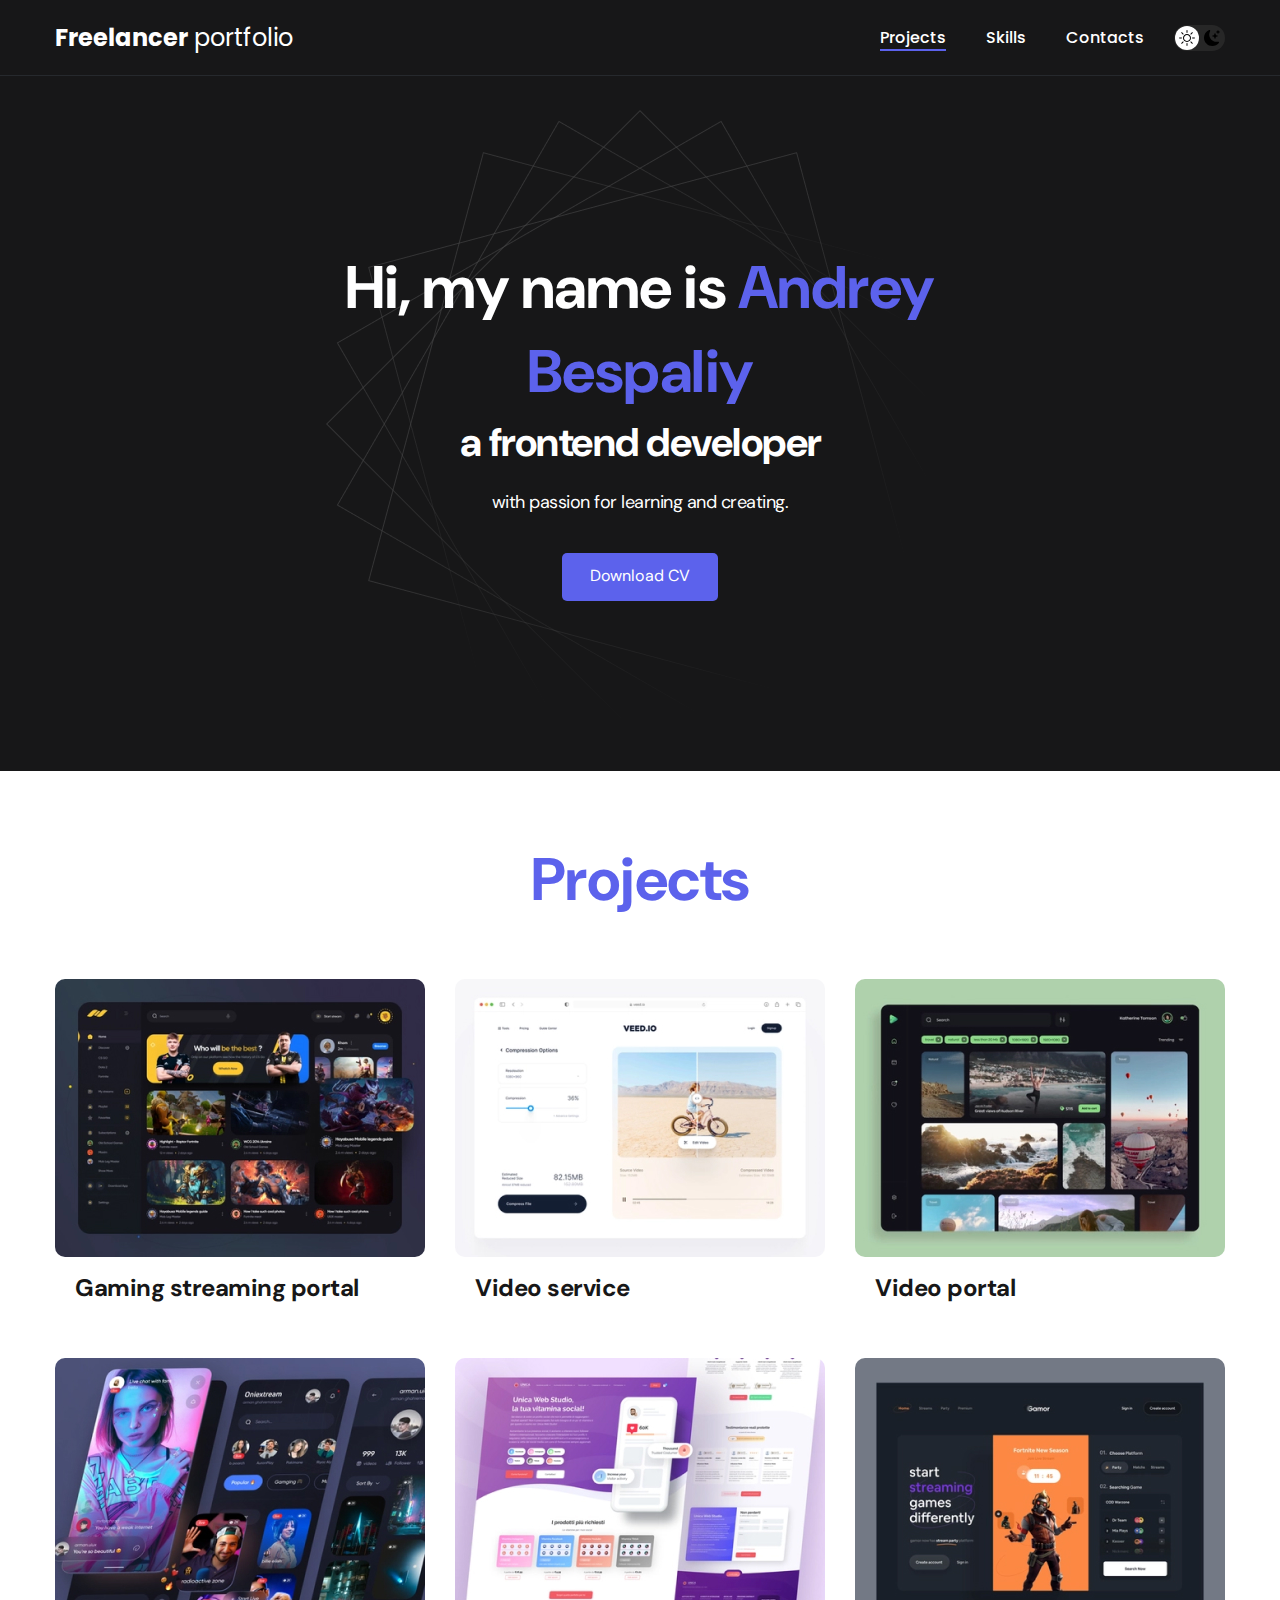
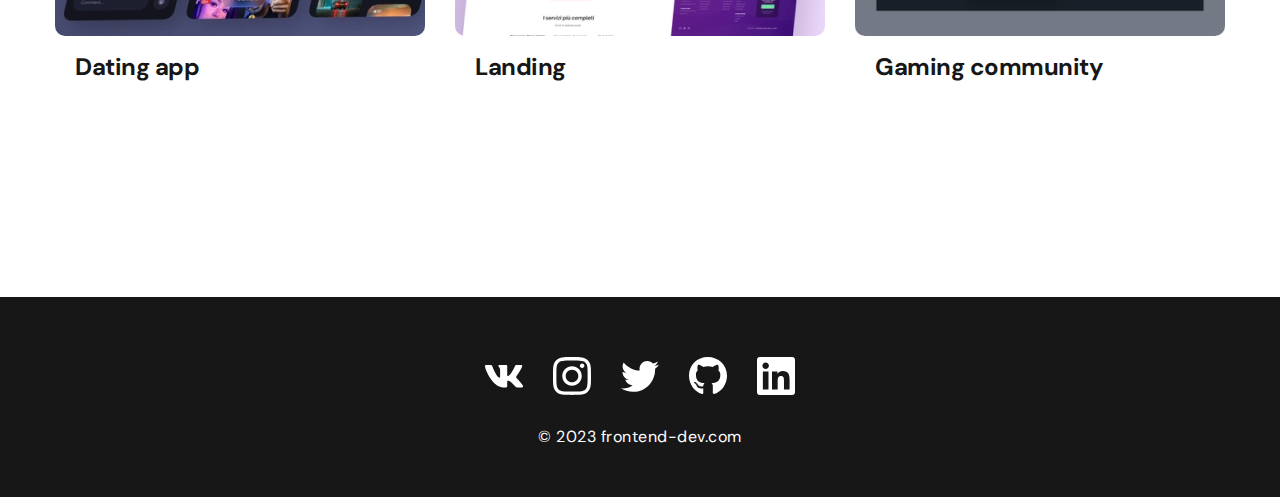
<file: index.html>
<!DOCTYPE html>
<html lang="en">
<head>
    <meta charset="UTF-8">
    <meta name="viewport" content="width=device-width, initial-scale=1.0">
    <title>Freelancer portfolio</title>
    <link rel="stylesheet" href="./css/style.css">
</head>


<body>
    
<nav class="nav">

    <div class="container">

        <div class="nav-row">

            <a href="./index.html" class="logo"><strong>Freelancer</strong> portfolio</a>

            <button class="dark-mode-btn ">
                <img src="./img/icons/sun.svg" alt="Light mode" class="dark-mode-btn__icon">
                <img src="./img/icons/moon.svg" alt="Dark mode" class="dark-mode-btn__icon">
            </button>

            <ul class="nav-list">

                <li class="nav-list__item"><a href="./index.html" class="nav-list__link nav-list__link--active">Projects</a> </li>
                <li class="nav-list__item"><a href="./skills.html" class="nav-list__link">Skills</a> </li>
                <li class="nav-list__item"><a href="./contacts.html" class="nav-list__link">Contacts</a> </li>
                
            </ul>   

        </div>
             
    </div>
   
</nav>

<header class="header">

        <div class="header__wrapper">
            <h1 class="header__title">
                <strong>Hi, my name is <em>Andrey Bespaliy</em></strong><br>
                a frontend developer
            </h1>
            <div class="header__text">
                <p>with passion for learning and creating.</p>
            </div>
            <a href="#!" class="btn">Download CV</a>

        </div>

</header>

<main class="section">
    <div class="container">

        <h2 class="title-1">Projects</h2>

        <ul class="projects">

            <li class="project">
                <a href="#!">
                <img src="./img/projects/01.jpg" alt="Project" class="project__img">
                <h3 class="project__title">Gaming streaming portal</h3>
                </a>
            </li>

            <li class="project">
                <a href="project-page.html">
                <img src="./img/projects/02.jpg" alt="Project" class="project__img">
                <h3 class="project__title">Video service</h3>
                </a>
            </li>

            <li class="project">
                <a href="#!">
                <img src="./img/projects/03.jpg" alt="Project" class="project__img">
                <h3 class="project__title">Video portal</h3>
                </a>
            </li>

            <li class="project">
                <a href="#!">
                <img src="./img/projects/04.jpg" alt="Project" class="project__img">
                <h3 class="project__title">Dating app</h3>
                </a>
            </li>

            <li class="project">
                <a href="#!">
                <img src="./img/projects/05.jpg" alt="Project" class="project__img">
                <h3 class="project__title">Landing</h3>
                </a>
            </li>

            <li class="project">
                <a href="#!">
                <img src="./img/projects/06.jpg" alt="Project" class="project__img">
                <h3 class="project__title">Gaming community</h3>
                </a>
            </li>

        </ul>

    </div>
</main>

<footer class="footer">

    <div class="container">

    <ul class="icons">
        
        <li class="icon1"><a href="#!"> <img src="./img/icons/vk.svg" alt=""></a></li>
        <li class="icon2"><a href="https://www.instagram.com/young._.hunter/"> <img src="./img/icons/instagram.svg" alt=""></a></li>
        <li class="icon3"><a href="#!"> <img src="./img/icons/twitter.svg" alt=""></a></li>
        <li class="icon4"><a href="#!"> <img src="./img/icons/gitHub.svg" alt=""></a></li>
        <li class="icon5"><a href="#!"> <img src="./img/icons/linkedIn.svg" alt=""></a></li>
       
    </ul>

    <h4 class="footer-text">© 2023 frontend-dev.com</h4>

    </div>

</footer>

<script src="./js/main.js"></script>

</body>

</html>
</file>
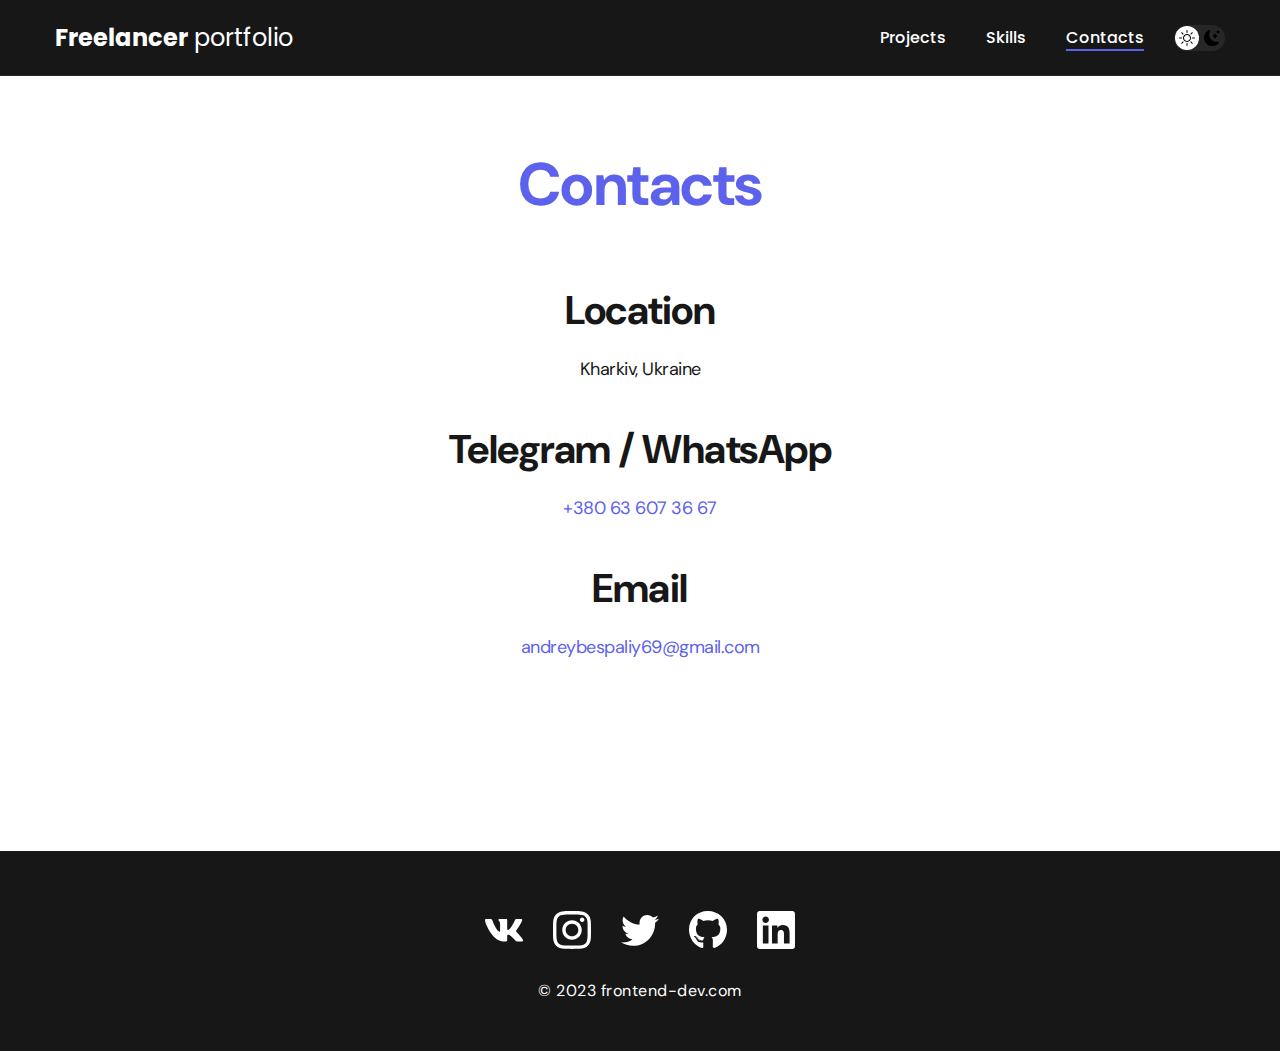
<file: contacts.html>
<!DOCTYPE html>
<html lang="en">
<head>
    <meta charset="UTF-8">
    <meta name="viewport" content="width=device-width, initial-scale=1.0">
    <title>Freelancer portfolio</title>
    <link rel="stylesheet" href="./css/style.css">
</head>


<body>
    
<nav class="nav">

    <div class="container">

        <div class="nav-row">

            <a href="./index.html" class="logo"><strong>Freelancer</strong> portfolio</a>

            <button class="dark-mode-btn">
                <img src="./img/icons/sun.svg" alt="Light mode" class="dark-mode-btn__icon">
                <img src="./img/icons/moon.svg" alt="Dark mode" class="dark-mode-btn__icon">
            </button>

            <ul class="nav-list">

                <li class="nav-list__item"><a href="./index.html" class="nav-list__link ">Projects</a> </li>
                <li class="nav-list__item"><a href="./skills.html" class="nav-list__link">Skills</a> </li>
                <li class="nav-list__item"><a href="./contacts.html" class="nav-list__link nav-list__link--active">Contacts</a> </li>
                
            </ul>   

        </div>
             
    </div>
   
</nav>

<main class="section">

    <div class="container">

        <h1 class="title-1">Contacts</h1>

        <ul class="content-list">
            
            <li class="content-list__item">
                <h2 class="title-2">Location</h2>
                <p>Kharkiv, Ukraine</p>
            </li>

            <li class="content-list__item">
                <h2 class="title-2">Telegram / WhatsApp</h2>
                <p><a href="tel:+380636073667">+380 63 607 36 67</a></p>
            </li>

            <li class="content-list__item">
                <h2 class="title-2">Email</h2>
                <p><a href="mailto:andreybespaliy69@gmail.com">andreybespaliy69@gmail.com</a></p>
            </li>

        </ul>
     
    </div>

</main>

<footer class="footer">

    <div class="container">

    <ul class="icons">
        
        <li class="icon1"><a href="#!"> <img src="./img/icons/vk.svg" alt=""></a></li>
        <li class="icon2"><a href="https://www.instagram.com/young._.hunter/"> <img src="./img/icons/instagram.svg" alt=""></a></li>
        <li class="icon3"><a href="#!"> <img src="./img/icons/twitter.svg" alt=""></a></li>
        <li class="icon4"><a href="#!"> <img src="./img/icons/gitHub.svg" alt=""></a></li>
        <li class="icon5"><a href="#!"> <img src="./img/icons/linkedIn.svg" alt=""></a></li>

    </ul>

    <h4 class="footer-text">© 2023 frontend-dev.com</h4>

    </div>

</footer>

<script src="./js/main.js"></script>

</body>

</html>
</file>
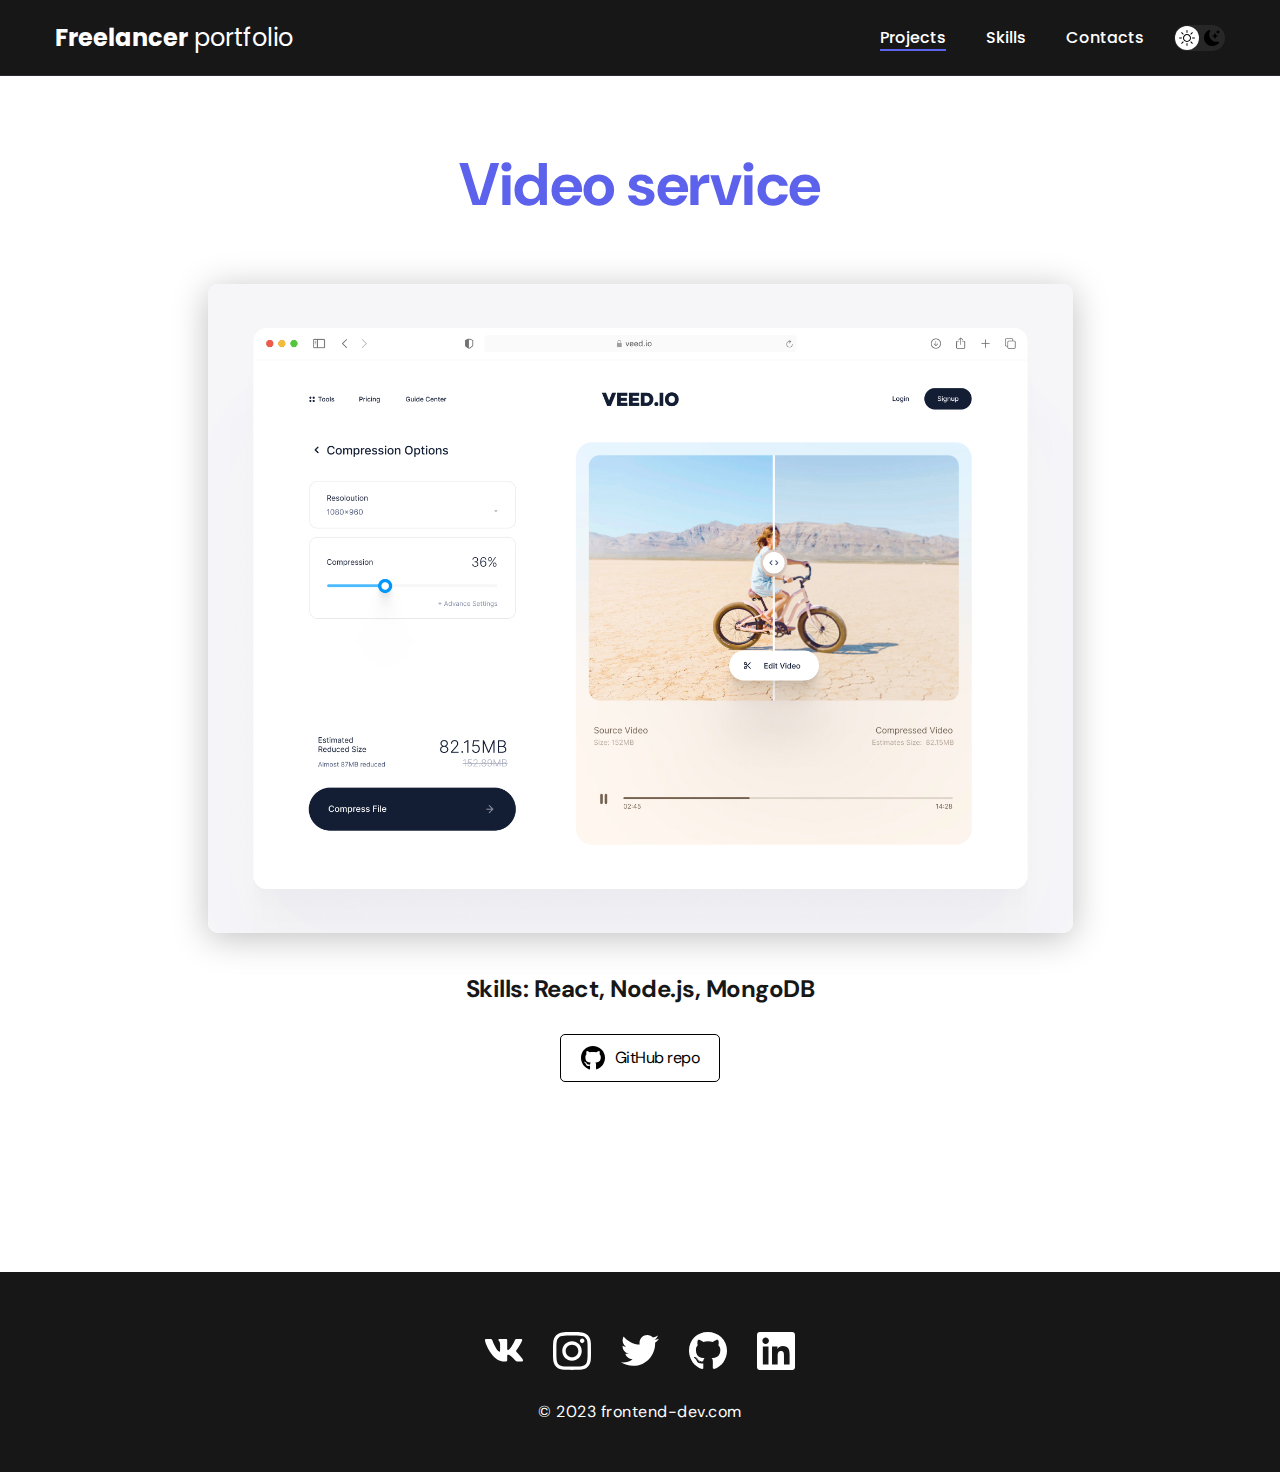
<file: project-page.html>
<!DOCTYPE html>
<html lang="en">
<head>
    <meta charset="UTF-8">
    <meta name="viewport" content="width=device-width, initial-scale=1.0">
    <title>Freelancer portfolio</title>
    <link rel="stylesheet" href="./css/style.css">
</head>


<body>
    
<nav class="nav">

    <div class="container">

        <div class="nav-row">

            <a href="./index.html" class="logo"><strong>Freelancer</strong> portfolio</a>

            <button class="dark-mode-btn">
                <img src="./img/icons/sun.svg" alt="Light mode" class="dark-mode-btn__icon">
                <img src="./img/icons/moon.svg" alt="Dark mode" class="dark-mode-btn__icon">
            </button>

            <ul class="nav-list">

                <li class="nav-list__item"><a href="./index.html" class="nav-list__link nav-list__link--active">Projects</a> </li>
                <li class="nav-list__item"><a href="./skills.html" class="nav-list__link">Skills</a> </li>
                <li class="nav-list__item"><a href="./contacts.html" class="nav-list__link">Contacts</a> </li>
                
            </ul>   

        </div>
             
    </div>
   
</nav>

<main class="section">

    <div class="container">

        <div class="project-details">

        <h1 class="title-1">Video service</h1>

        <img src="./img/projects/02-big.jpg" alt="" class="project-details__cover">

        <div class="project-details__desc">
            <p>Skills: React, Node.js, MongoDB</p>
        </div>

        <a href="#!" class="btn-outline">
            <img src="./img/icons/gitHub-black.svg" alt="">
            GitHub repo
        </a>           


        </div>

    </div>

</main>

<footer class="footer">

    <div class="container">

    <ul class="icons">
        
        <li class="icon1"><a href="#!"> <img src="./img/icons/vk.svg" alt=""></a></li>
        <li class="icon2"><a href="https://www.instagram.com/young._.hunter/"> <img src="./img/icons/instagram.svg" alt=""></a></li>
        <li class="icon3"><a href="#!"> <img src="./img/icons/twitter.svg" alt=""></a></li>
        <li class="icon4"><a href="#!"> <img src="./img/icons/gitHub.svg" alt=""></a></li>
        <li class="icon5"><a href="#!"> <img src="./img/icons/linkedIn.svg" alt=""></a></li>

    </ul>

    <h4 class="footer-text">© 2023 frontend-dev.com</h4>

    </div>

</footer>

<script src="./js/main.js"></script>

</body>

</html>
</file>
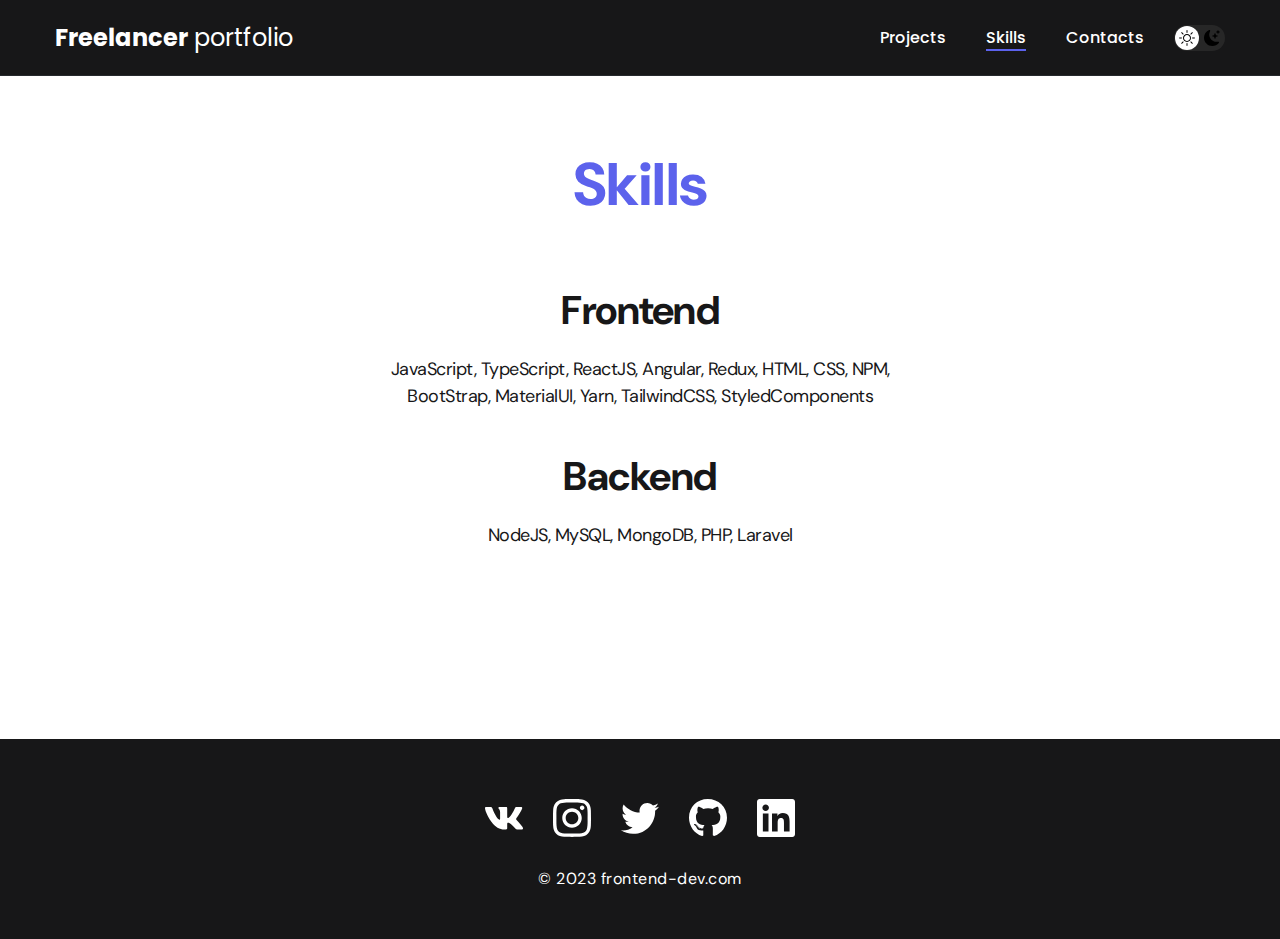
<file: skills.html>
<!DOCTYPE html>
<html lang="en">
<head>
    <meta charset="UTF-8">
    <meta name="viewport" content="width=device-width, initial-scale=1.0">
    <title>Freelancer portfolio</title>
    <link rel="stylesheet" href="./css/style.css">
</head>


<body>
    
<nav class="nav">

    <div class="container">

        <div class="nav-row">

            <a href="./index.html" class="logo"><strong>Freelancer</strong> portfolio</a>

            <button class="dark-mode-btn">
                <img src="./img/icons/sun.svg" alt="Light mode" class="dark-mode-btn__icon">
                <img src="./img/icons/moon.svg" alt="Dark mode" class="dark-mode-btn__icon">
            </button>

            <ul class="nav-list">

                <li class="nav-list__item"><a href="./index.html" class="nav-list__link ">Projects</a> </li>
                <li class="nav-list__item"><a href="./skills.html" class="nav-list__link nav-list__link--active">Skills</a> </li>
                <li class="nav-list__item"><a href="./contacts.html" class="nav-list__link">Contacts</a> </li>
                
            </ul>   

        </div>
             
    </div>
   
</nav>

<main class="section">

    <div class="container">

        <h1 class="title-1">Skills</h1>

        <ul class="content-list">
            
            <li class="content-list__item">
                <h2 class="title-2">Frontend</h2>
                <p>JavaScript, TypeScript, ReactJS, Angular, Redux, HTML, CSS, NPM, BootStrap, MaterialUI, Yarn, TailwindCSS,
                StyledComponents</p>
            </li>

            <li class="content-list__item">
                <h2 class="title-2">Backend</h2>
                <p>NodeJS, MySQL, MongoDB, PHP, Laravel</p>
            </li>

        </ul>
     
    </div>

</main>

<footer class="footer">

    <div class="container">

    <ul class="icons">
        
        <li class="icon1"><a href="#!"> <img src="./img/icons/vk.svg" alt=""></a></li>
        <li class="icon2"><a href="https://www.instagram.com/young._.hunter/"> <img src="./img/icons/instagram.svg" alt=""></a></li>
        <li class="icon3"><a href="#!"> <img src="./img/icons/twitter.svg" alt=""></a></li>
        <li class="icon4"><a href="#!"> <img src="./img/icons/gitHub.svg" alt=""></a></li>
        <li class="icon5"><a href="#!"> <img src="./img/icons/linkedIn.svg" alt=""></a></li>

    </ul>

    <h4 class="footer-text">© 2023 frontend-dev.com</h4>

    </div>

</footer>

<script src="./js/main.js"></script>

</body>

</html>
</file>
<file: css/style.css>
@import "./reset.css";
@import url('https://fonts.googleapis.com/css2?family=DM+Sans:opsz,wght@9..40,400;9..40,500;9..40,700&family=Poppins:wght@400;500;700&display=swap');

/*
font-family: 'DM Sans',sans-serif;
font-family: 'Poppins',sans-serif;
*/

:root {
    --black-btn: #000;
    --black: #171718;
    --black-border: #26292D;
    --white: #FFF;
    --purple: #5C62EC;

    --text-collor: var(--black);
    --dark-bg: var(--black);
    --dark-border: var(--black-border);
    --header-text: var(--white);
    --accent: var(--purple);

    /* Light mode */

    --page-bg: var(--white);
    --text-collor: var(--black);
    
}

.dark {
    /* Dark mode */   
    --page-bg: #252526;
    --text-collor: var(--white);

}

html, body {
    display: flex;
    flex-direction: column;
    min-height: 100vh;
    font-family: 'DM Sans', sans-serif;
    letter-spacing: -0.5px;
    background-color: var(--page-bg);
    color: var(--text-collor);  
}



.container {
    margin: 0 auto;
    padding: 0 15px;
    max-width: 1200px;
}

.section {
    margin: 70px 0 190px;
}

.title-1 {
    margin-bottom: 60px;
    font-size: 60px;
    font-weight: 700;
    line-height: 1.3;
    color: var(--accent);
    text-align: center;
}

.title-2 {
    margin-bottom: 20px;
    font-size: 40px;
    font-weight: 700;
    line-height: 1.3;
    color: var(--text-collor);
}
 
/* NAVIGATION */

.nav {
    padding: 20px 0;
    border-bottom: 1px solid var(--dark-border);
    background-color: var(--dark-bg);
    color: var(--header-text);
    letter-spacing: normal;
}

.nav-row {

    display: flex;
    justify-content: flex-end;
    align-items: center;
    column-gap: 30px;
    row-gap: 20px;
    flex-wrap: wrap;
}

.logo {
    margin-right: auto;
    color: var(--header-text);
    font-size: 24px;
    font-family: 'Poppins', sans-serif;
}

.logo strong {
    font-weight: 700;
}

.nav-list {
    display: flex;
    flex-wrap: wrap;
    row-gap: 10px;
    align-items: center;
    column-gap: 40px;
    font-size: 16px;
    font-weight: 500;
    font-family: 'Poppins', sans-serif;
}

.nav-list__link {
    color: var(--header-text);
}

.nav-list__link:hover {
    opacity: 0.8;
}

.nav-list__link--active {
    position: relative;
}

.nav-list__link--active::before {
    position: absolute;
    left: 0;
    top: 100%;
    content: "";
    display: block;
    height: 2px;
    width: 100%;
    background-color: var(--accent);
}
/* Dark mode btn */

.dark-mode-btn {
    order: 1;
    display: flex;
    justify-content: space-between;
    width: 51px;
    height: 26px;
    padding: 5px;
    background-color: #272727;
    border-radius: 50px;
    position: relative;
}

.dark-mode-btn::before {
    content: "";
    position: absolute;
    top: 1px;
    left: 1px;
    display: block;
    width: 24px;
    height: 24px;
    border-radius: 50%;
    background-color: var(--white);
    transition: left 0.2s ease-in;
}

.dark-mode-btn--active::before {
    left: 26px; 
}



.dark-mode-btn__icon {
    position: relative;
}



/* HEADER */

.header {
    padding: 40px 0;
    min-height: 695px;
    display: flex;
    justify-content: center;
    align-items: center;
    background-color: var(--dark-bg);
    background-image: url(./../img/header.bg.png);
    background-repeat: no-repeat;
    background-size: auto;
    background-position: center;
    color: var(--header-text);
    text-align: center;

}

.header__wrapper {
    padding: 0 15px;
    max-width: 660px;
}

.header__title {
    margin-bottom: 20px;
    font-size: 40px;
    font-weight: 700;
    line-height: 1.4;
}

.header__title strong {
    font-size: 60px;
    font-weight: 700;
}

.header__title em {
    font-style: normal;
    color: var(--accent);
}

.header__text {
    margin-bottom: 40px;
    font-size: 18px;
    line-height: 1.333;
}

.header__text p + p {
    margin-top: 0.5em;
}

.btn {
    display: inline-block;
    height: 48px;
    padding: 12px 28px;
    border-radius: 5px;
    background-color: var(--accent);
    color: var(--white);
    letter-spacing: 0.15px;
    font-size: 16px;
    font-weight: 500px;
    transition: opacity 0.1s ease-in;
}

.btn:hover {
    opacity: 0.8;
}

.btn:active {
    position: relative;
    top: 1px;
}

/* MAIN */

.projects {
    display: flex;
    justify-content: center;
    flex-wrap: wrap;
    column-gap: 30px;
    row-gap: 30px;
}

.project :active {
    max-width: 370px;
    box-shadow: 0px 5px 35px 0px rgba(0, 0, 0, 0.25);
    border-radius: 10px;
    position: relative;
    top: 0.5px;
}

.project__img {
    border-radius: 10px;
}

.project__title {
    padding: 15px 20px 25px;
    font-size: 24px;
    font-weight: 700;
    line-height: 1.3;
    color: var(--text-collor);
}

/* Project-details / Next page */

.project-details {
    margin: 0 auto;
    max-width: 865px;
    display: flex;
    flex-direction: column;
    align-items: center;
    text-align: center;
}

.project-details__cover {
    max-width: 100%;
    margin-bottom: 40px;
    border-radius: 10px;
    box-shadow: 0px 5px 35px 0px rgba(0, 0, 0, 0.25);
}

.project-details__desc {
    font-size: 24px;
    font-weight: 700;
    line-height: 1.3;
    margin-bottom: 30px;
}

.btn-outline {
    display: flex;
    column-gap: 10px;
    align-items: center;
    height: 48px;
    padding: 12px 20px;
    border-radius: 5px;
    border: 1px solid var(--black-btn);
    background-color: var(--white);
    color: var(--black-btn);
    transition: opacity 0.1s ease-in;
}

.btn-outline:hover {
    opacity: 0.8;
}

.btn-outline:active {
    position: relative;
    top: 1px;
}

/* Skills-details / Next page */

.content-list {
    margin: 0 auto;
    max-width: 570px;
    display: flex;
    flex-direction: column;
    align-items: center;
    row-gap: 40px;
    text-align: center;
}

.content-list__item {
    font-size: 18px;
    line-height: 1.5;
    color: var(--text-collor);

}

.content-list__item p + p {
    margin-top: 0.5em;
}

/* Contacts-details / Next page */

.content-list a {
    color: var(--accent);
}

/* Footer */

.footer {
    margin-top: auto;
    height: 200px;
    background-color: var(--dark-bg);
    padding: 60px 0 50px;
}

.icons {
    display: flex;
    justify-content: center;
    align-items: center;
    column-gap: 30px;
    margin-bottom: 31px;
}

.icon1 :active {
    position: relative;
    top: 1px;
}

.icon2 :active {
    position: relative;
    top: 1px;
}

.icon3 :active {
    position: relative;
    top: 1px;
}

.icon4 :active {
    position: relative;
    top: 1px;
}

.icon5 :active {
    position: relative;
    top: 1px;
}

.footer-text {
    color: var(--white);
    text-align: center;
    font-size: 16px;
    font-weight: 400;
    letter-spacing: 0.5px;
}

/* ADAPTETION */


@media (max-width:620px) {
    .header {
        min-height: unset;
    }

    .header__title {
        font-size: 30px;
    }

    .header__title strong {
        font-size: 40px;
    }

    .nav-row {
        justify-content: space-between;
    }

    .dark-mode-btn {
        order: 0;
    }

    .section {
        margin: 40px 0;
    }

    .title-1 {
    margin-bottom: 30px;
    font-size: 40px;
}

.project__title {
    font-size: 22px;
}

.icon1 {
    width: 30px;
}

.icon2 {
width: 30px;
}

.icon3 {
    width: 30px;
}

.icon4 {
    width: 30px;
}

.icon5 {
    width: 30px;
}

.footer-text {
    font-size: 12px;
}

.title-2 {
    font-size: 30px;
    margin-bottom: 10px;
}

.project-details__desc {
    font-size: 22px;

}


}
</file>
